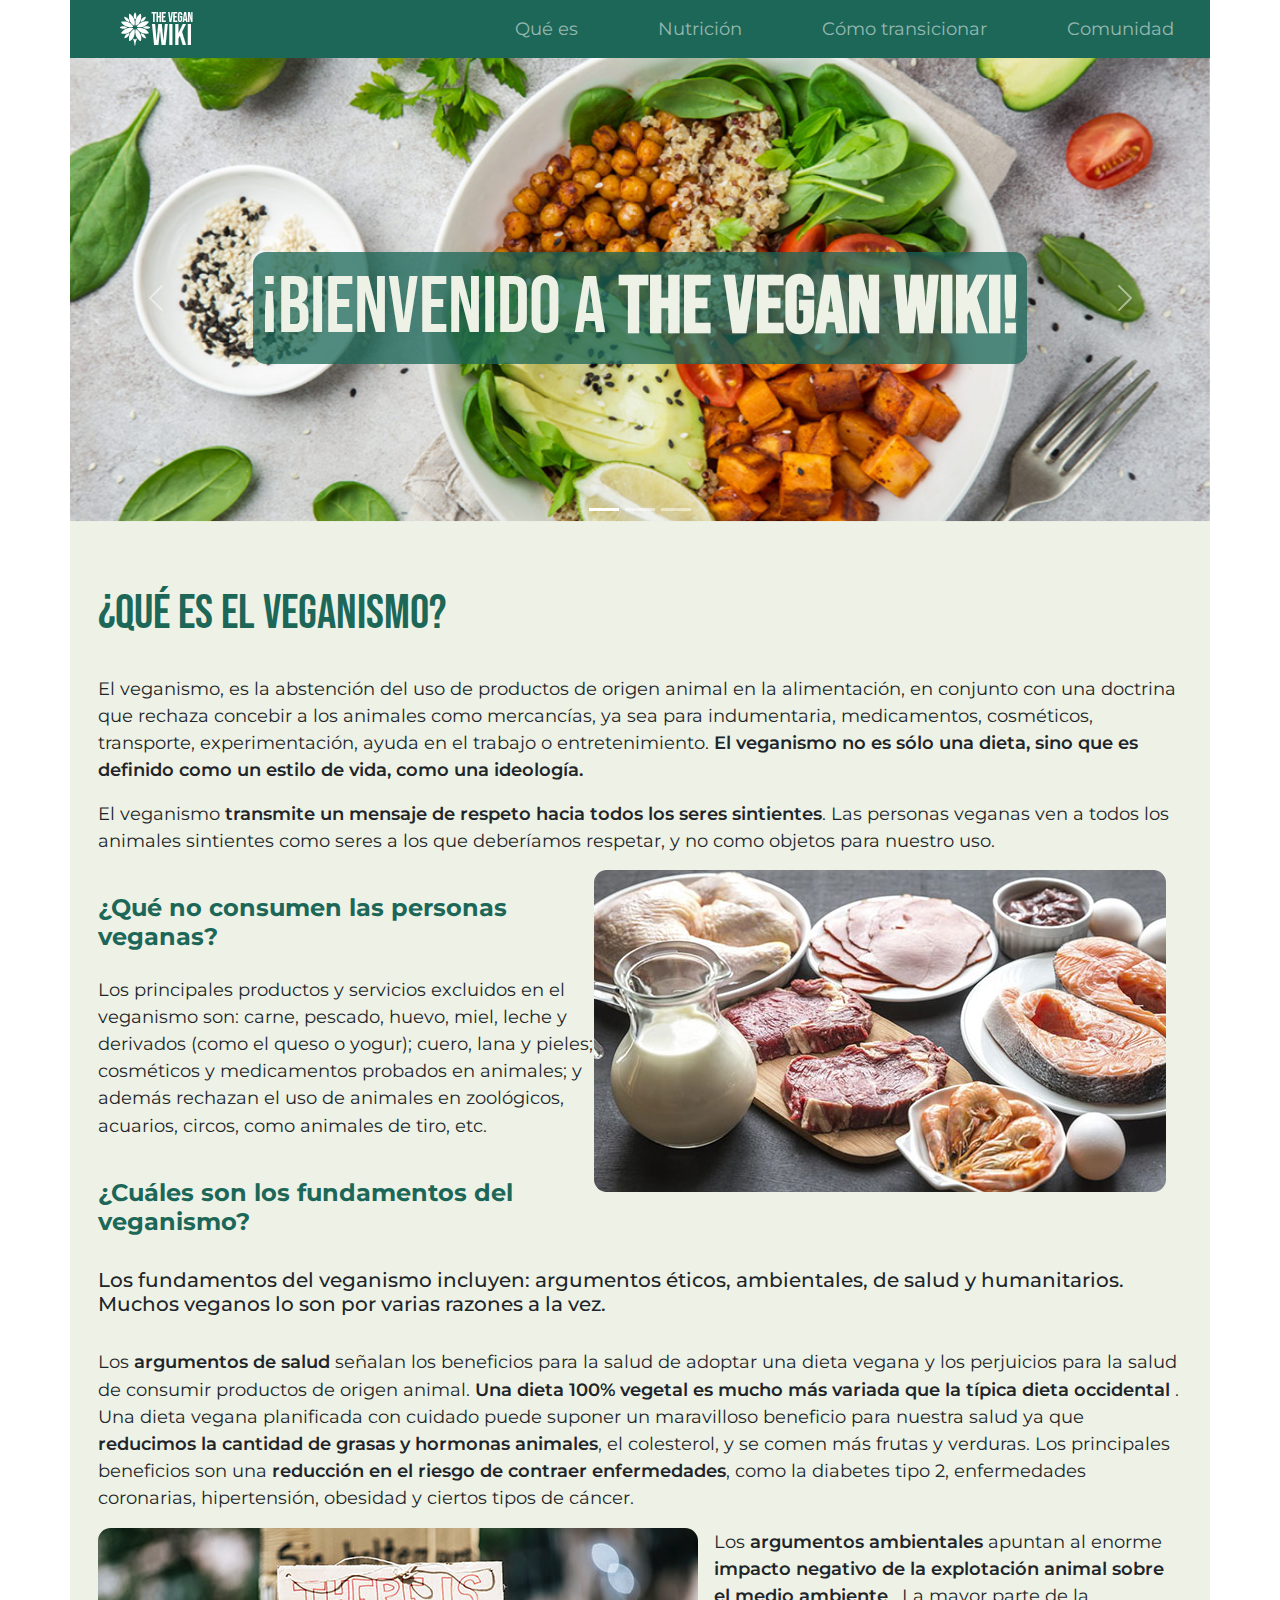
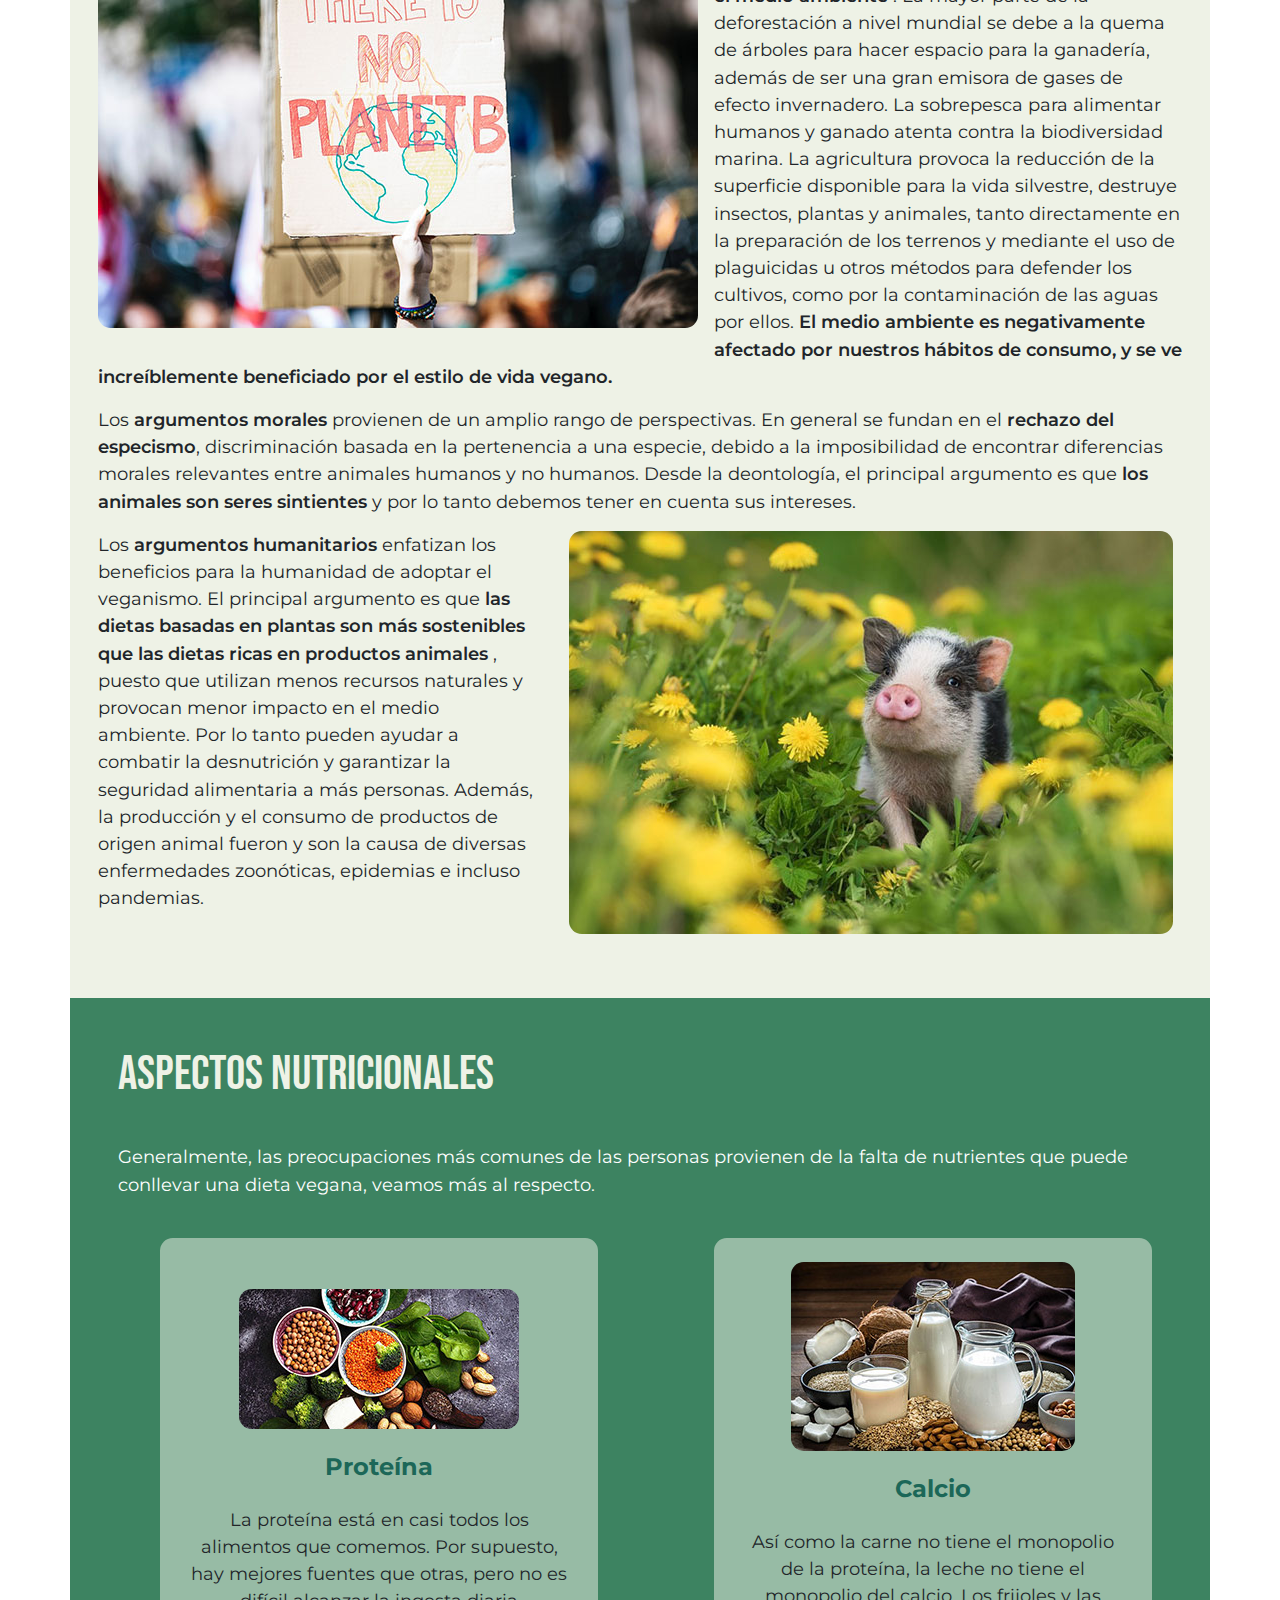
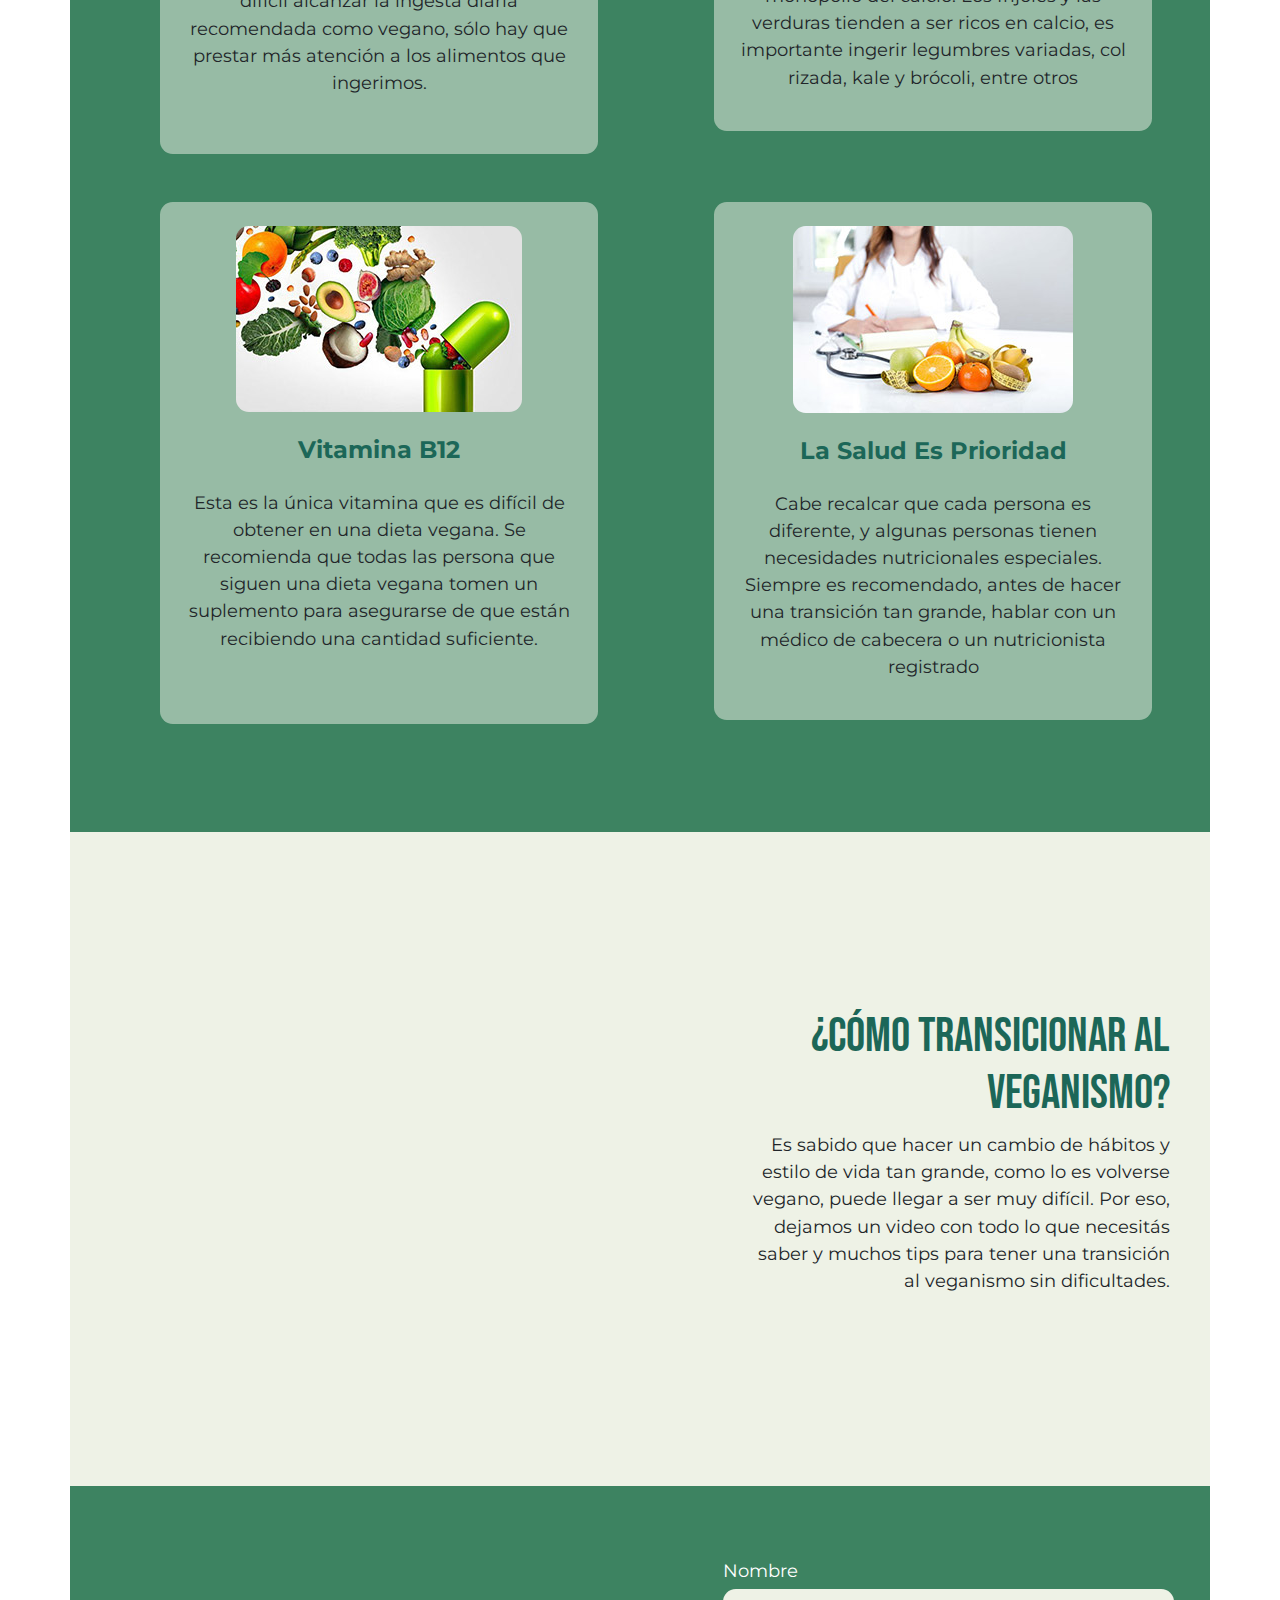
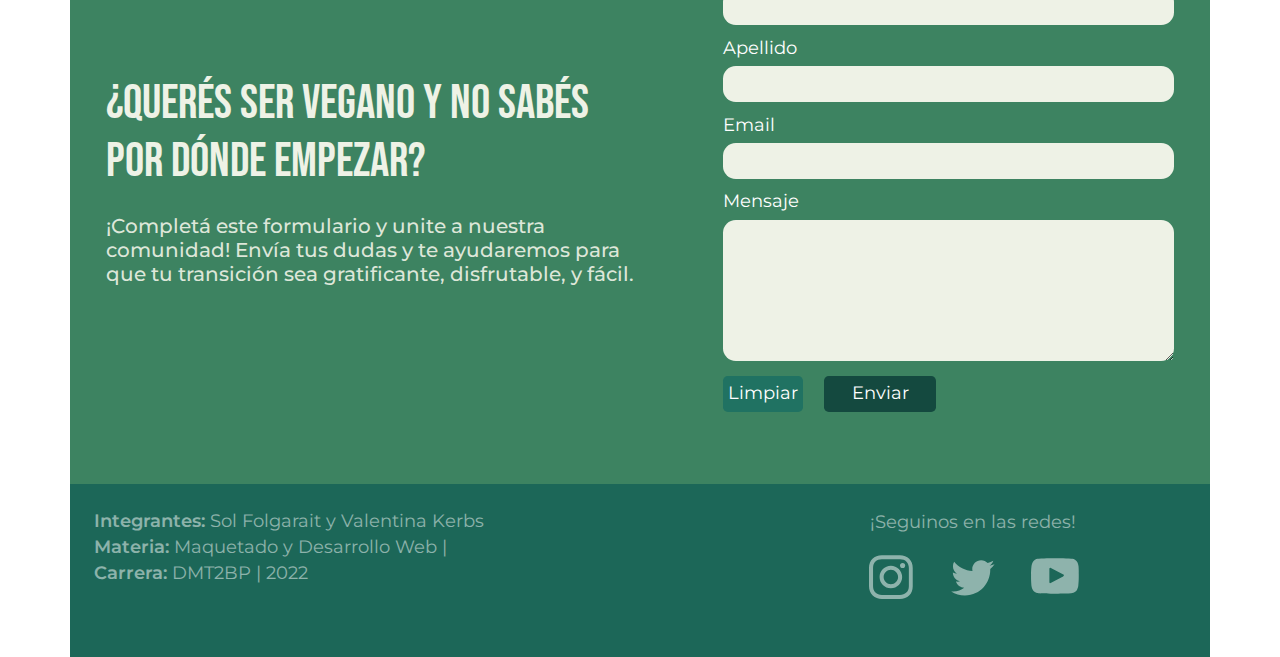
<file: index.html>
<!DOCTYPE html>
<html lang="es">

<head>
    <meta charset="UTF-8">
    <meta name="viewport" content="width=device-width, initial-scale=1.0">
    <title> Sol Folgarait y Valentina Kerbs DMT2BP 2022 </title>
    <link rel="stylesheet" href="css/bootstrap.css">
    <link rel="stylesheet" href="estilos.css">
    <link rel="preconnect" href="https://fonts.googleapis.com">
    <link rel="preconnect" href="https://fonts.gstatic.com" crossorigin>
    <link href="https://fonts.googleapis.com/css2?family=Bebas+Neue&display=swap" rel="stylesheet">
    <link rel="preconnect" href="https://fonts.googleapis.com">
    <link rel="preconnect" href="https://fonts.gstatic.com" crossorigin>
    <link
        href="https://fonts.googleapis.com/css2?family=Bebas+Neue&family=Montserrat:ital,wght@0,100;0,200;0,300;0,400;1,100;1,200;1,300;1,400&display=swap"
        rel="stylesheet">

</head>

<body>

    <header class="container fixed-top">

        <a href="#">
            <h1 id="logo">The Vegan Wiki</h1>
        </a>

        <nav class="row navbar navbar-expand-lg navbar-dark fondo2">
            <div class="container">

                <button class="navbar-toggler" type="button" data-bs-toggle="collapse" data-bs-target="#barra"
                    aria-controls="barra" aria-expanded="false" aria-label="Botón hamburguesa">
                    <span class="navbar-toggler-icon"></span>
                </button>
                <div class="collapse navbar-collapse" id="barra">
                    <ul class="navbar-nav text-center ms-auto">
                        <li class="nav-item">
                            <a class="nav-link" href="#que-es">Qué es</a>
                        </li>
                        <li class="nav-item">
                            <a class="nav-link" href="#nutricion">Nutrición</a>
                        </li>
                        <li class="nav-item">
                            <a class="nav-link" href="#como-transicionar">Cómo transicionar</a>
                        </li>
                        <li class="nav-item">
                            <a class="nav-link" href="#comunidad">Comunidad</a>
                        </li>
                    </ul>
                </div>
            </div>
        </nav>
    </header>

    <section>
        <div class="container p-0" id="banner">
            <div class="d-flex justify-content-center">
                <h2 class="p-2" id="bienvenido"> ¡Bienvenido a <strong>the vegan wiki!</strong></h2>
            </div>
            <div id="galeria" class="carousel slide" data-bs-ride="carousel">
                <div class="carousel-indicators">
                    <button type="button" data-bs-target="#galeria" data-bs-slide-to="0" class="active"
                        aria-current="true" aria-label="Imagen 1"></button>
                    <button type="button" data-bs-target="#galeria" data-bs-slide-to="1" aria-label="Imagen 2"></button>
                    <button type="button" data-bs-target="#galeria" data-bs-slide-to="2" aria-label="Imagen 3"></button>
                </div>

                <div class="carousel-inner">
                    <div class="carousel-item active">
                        <figure>
                            <picture>
                                <source media="(max-width: 574px)" srcset="img/carousel/00_celu.jpg">
                                <source media="(max-width: 991px)" srcset="img/carousel/00_tablet.jpg">
                                <img src="img/carousel/00_pc.jpg" class="d-block w-100 img-fluid"
                                    alt="foto plato de comida">
                            </picture>
                        </figure>
                        <div class="carousel-caption fondo4 d-block d-sm-none py-1 mb-3 lh-1">
                            <h2> ¡Bienvenido a <strong>the vegan wiki!</strong></h2>
                        </div>
                    </div>
                    <div class="carousel-item">
                        <figure>
                            <picture>
                                <source media="(max-width: 574px)" srcset="img/carousel/01_celu.jpg">
                                <source media="(max-width: 991px)" srcset="img/carousel/01_tablet.jpg">
                                <img src="img/carousel/01_pc.jpg" class="d-block w-100 img-fluid"
                                    alt="cartel sé vegano">
                            </picture>
                        </figure>
                        <div class="carousel-caption fondo4 d-block d-sm-none py-1 mb-4 lh-1">
                            <h2>¡Bienvenido a <strong>the vegan
                                    wiki!</strong></h2>
                        </div>
                    </div>
                    <div class="carousel-item">
                        <figure>
                            <picture>
                                <source media="(max-width: 574px)" srcset="img/carousel/02_celu.jpg">
                                <source media="(max-width: 991px)" srcset="img/carousel/02_tablet.jpg">
                                <img src="img/carousel/02_pc.jpg" class="d-block w-100 img-fluid"
                                    alt="foto plato de comida">
                            </picture>
                        </figure>
                        <div class="carousel-caption fondo4 d-block d-sm-none py-1 mb-4 lh-1">
                            <h2>¡Bienvenido a <strong>the vegan
                                    wiki!</strong></h2>
                        </div>
                    </div>
                </div>
                <button class="carousel-control-prev" type="button" data-bs-target="#galeria" data-bs-slide="prev">
                    <span class="carousel-control-prev-icon" aria-hidden="true"></span>
                    <span class="visually-hidden">Anterior</span>
                </button>
                <button class="carousel-control-next" type="button" data-bs-target="#galeria" data-bs-slide="next">
                    <span class="carousel-control-next-icon" aria-hidden="true"></span>
                    <span class="visually-hidden">Siguiente</span>
                </button>
            </div>
        </div>
    </section>


    <main>
        <section class="container fondo1" id="que-es">
            <h2 class="row-12 pt-5 pb-4 px-3">¿Qué es el Veganismo?</h2>
            <article class="row px-3">


                <p class="col-12">El veganismo, es la abstención del uso de productos de origen animal en la
                    alimentación, en conjunto
                    con una doctrina que rechaza concebir a los animales como mercancías, ya sea para indumentaria,
                    medicamentos, cosméticos,
                    transporte, experimentación, ayuda en el trabajo o entretenimiento. <span> El veganismo no
                        es sólo una dieta, sino que es definido como un estilo de vida,​ como una ideología. </span>
                </p>
                <p class="col-12">
                    El veganismo <span>transmite un mensaje de respeto hacia todos los seres sintientes</span>. Las
                    personas veganas ven a todos los animales
                    sintientes como seres a los que deberíamos respetar, y no como objetos para nuestro uso.
                </p>

                <div class="col-12">



                    <figure class="float-lg-end me-lg-3 py-3 py-lg-0 d-flex justify-content-center">
                        <picture>
                            <source media="(max-width: 574px)" srcset="img/main/02_celu.jpg">
                            <source media="(max-width: 991px)" srcset="img/main/02_tablet.jpg">
                            <img src="img/main/02_pc.jpg" alt="carne" class="img-fluid">
                        </picture>
                    </figure>
                    <h3 class="fw-bolder">¿Qué no consumen las personas veganas?</h3>

                    <p> Los principales productos y servicios excluidos en el veganismo son: carne, pescado, huevo,
                        miel,
                        leche y derivados (como el queso o yogur); cuero, lana y pieles; cosméticos y medicamentos
                        probados
                        en animales; y además rechazan el uso de animales en zoológicos, acuarios, circos, como animales
                        de tiro, etc. </p>
                    <h3 class=" fw-bolder">¿Cuáles son los fundamentos del veganismo?</h3>

                    <p class=" h5 pt-2 pb-4">Los fundamentos del veganismo incluyen: argumentos éticos, ambientales, de
                        salud y humanitarios.
                        Muchos veganos lo son por varias razones a la vez.
                    </p>
                </div>





                <p class="col-12">Los <span>argumentos de salud</span> señalan los beneficios para la salud de adoptar
                    una dieta vegana y los perjuicios para la salud de consumir productos de origen animal. <span>
                        Una dieta 100% vegetal es mucho más variada que la típica dieta occidental </span>.
                    Una dieta vegana planificada con cuidado puede suponer un maravilloso beneficio para nuestra salud
                    ya que
                    <span>reducimos la cantidad de grasas y hormonas animales</span>, el colesterol, y se comen más
                    frutas y verduras. Los
                    principales beneficios son una <span>reducción en el riesgo de contraer enfermedades</span>, como la
                    diabetes
                    tipo 2, enfermedades coronarias, hipertensión, obesidad y ciertos tipos de cáncer.
                </p>

                <div class="col-12">
                    <figure class="float-lg-start me-lg-3 d-flex justify-content-center">
                        <picture>
                            <source media="(max-width: 575px)" srcset="img/main/06_celu.jpg">
                            <source media="(max-width: 991px)" srcset="img/main/06_tablet.jpg">
                            <img src="img/main/06_pc.jpg" alt="cartel" class="img-fluid">
                        </picture>
                    </figure>
                    <p>Los <span>argumentos ambientales</span> apuntan al enorme <span> impacto negativo de la
                            explotación animal sobre el medio ambiente </span>. La mayor parte de la
                        deforestación a nivel mundial se debe a la quema de árboles para hacer espacio para la
                        ganadería, además de
                        ser una gran emisora de gases de efecto invernadero. La sobrepesca para alimentar humanos y
                        ganado atenta contra la biodiversidad
                        marina. La agricultura provoca la reducción de la superficie disponible para
                        la vida silvestre, destruye insectos, plantas y animales, tanto directamente en la
                        preparación de los terrenos y mediante el uso de plaguicidas u otros
                        métodos para defender los cultivos, como por la contaminación de
                        las aguas por ellos. <span> El medio ambiente es negativamente afectado por nuestros hábitos de
                            consumo,
                            y se ve increíblemente beneficiado por el estilo de vida vegano.</span>
                    </p>
                    <p>
                        Los <span>argumentos morales</span> provienen de un amplio
                        rango de perspectivas. En general se fundan en el <span>rechazo del especismo</span>,
                        discriminación basada en la
                        pertenencia a una especie, debido a la imposibilidad de encontrar diferencias morales relevantes
                        entre animales
                        humanos y no humanos. Desde la deontología, el principal argumento es que <span> los animales
                            son seres
                            sintientes </span> y por lo tanto debemos tener en cuenta sus intereses.
                    </p>
                </div>


                <p class="col-12 col-lg">Los <span>argumentos humanitarios</span> enfatizan los beneficios para la
                    humanidad de adoptar el
                    veganismo. El principal argumento es que <span> las dietas basadas en plantas son más sostenibles
                        que las dietas ricas en productos animales </span>, puesto que utilizan menos recursos naturales
                    y
                    provocan menor impacto en el medio ambiente. Por lo tanto pueden ayudar a combatir
                    la desnutrición y garantizar la seguridad alimentaria a más personas. Además, la producción y el
                    consumo de productos de origen animal fueron y son la causa de diversas
                    enfermedades zoonóticas, epidemias e incluso pandemias.
                </p>

                <figure class="col-12 col-lg-7 pt-3 pt-lg-0 pb-5 d-flex justify-content-center">
                    <picture>
                        <source media="(max-width: 575px)" srcset="img/main/03_celu.jpg">
                        <source media="(max-width: 991px)" srcset="img/main/03_tablet.jpg">
                        <img src="img/main/03_pc.jpg" alt="cerdito" class="img-fluid">
                    </picture>
                </figure>

            </article>
        </section>
    </main>



    <!-- NUTRICION -->


    <section class="container fondo3" id="nutricion">
        <div class="row">
            <h2 class="col-12 pt-5 pb-4 px-5">Aspectos Nutricionales</h2>
            <p class="col-12 pt-2 pb-4 px-5 text-white">Generalmente, las preocupaciones más comunes de las personas
                provienen de la falta de nutrientes que
                puede conllevar una dieta vegana, veamos más al respecto. </p>
            <div class="col-12 justify-content-around">
                <ul class="row justify-content-around">
                    <li class="col-10 col-lg-5 d-flex">
                        <figure id="proteina" class="flex-grow-1">
                            <picture class="d-flex justify-content-center">
                                <source media="(max-width: 575px)" srcset="img/nutricion/1_pastilla_celu.jpg">
                                <source media="(max-width: 991px)" srcset="img/nutricion/1_pastilla_tablet.jpg">
                                <img src="img/nutricion/1_pastilla_pc.jpg" alt="fuentes de proteina vegetal"
                                    class="img-fluid mt-xl-4">
                            </picture>

                            <figcaption class="d-flex flex-column flex-wrap align-items-center">
                                <h3 class="fw-bold">Proteína</h3>
                                <p class="text-center">La proteína está en casi todos los alimentos que comemos. Por
                                    supuesto, hay mejores
                                    fuentes que otras, pero no es difícil alcanzar la ingesta diaria recomendada como
                                    vegano, sólo hay que prestar más atención a los alimentos que ingerimos.</p>
                            </figcaption>
                        </figure>
                    </li>
                    <li class="col-10 col-lg-5">
                        <figure>
                            <picture class="d-flex justify-content-center">
                                <source media="(max-width: 575px)" srcset="img/nutricion/2_pastilla_celu.jpg">
                                <source media="(max-width: 991px)" srcset="img/nutricion/2_pastilla_tablet.jpg">
                                <img src="img/nutricion/2_pastilla_pc.jpg" alt="leches vegetales" class="img-fluid">
                            </picture>

                            <figcaption class="d-flex flex-column flex-wrap align-items-center">
                                <h3 class="fw-bold">Calcio</h3>
                                <p class="text-center"> Así como la carne no tiene el monopolio de la proteína, la leche
                                    no tiene el
                                    monopolio
                                    del calcio. Los frijoles y las verduras tienden a ser ricos en calcio, es importante
                                    ingerir legumbres variadas, col rizada, kale y brócoli, entre otros</p>
                            </figcaption>
                        </figure>
                    </li>
                    <li class="col-10 col-lg-5">
                        <figure>
                            <picture class="d-flex justify-content-center">
                                <source media="(max-width: 575px)" srcset="img/nutricion/3_pastilla_celu.jpg">
                                <source media="(max-width: 991px)" srcset="img/nutricion/3_pastilla_tablet.jpg">
                                <img src="img/nutricion/3_pastilla_pc.jpg" alt="vitamina B12" class="img-fluid">
                            </picture>

                            <figcaption class="d-flex flex-column flex-wrap align-items-center">
                                <h3 class="fw-bold">Vitamina B12</h3>
                                <p class="text-center mb-xl-5 mb-lg-5 mb-xxl-3"> Esta es la única vitamina que es
                                    difícil de obtener en una dieta vegana. Se
                                    recomienda
                                    que todas las persona que siguen una dieta vegana tomen un suplemento para
                                    asegurarse
                                    de que están recibiendo una cantidad suficiente.</p>
                            </figcaption>
                        </figure>
                    </li>
                    <li class="col-10 col-lg-5 pb-5">
                        <figure>
                            <picture class="d-flex justify-content-center">
                                <source media="(max-width: 575px)" srcset="img/nutricion/4_pastilla_celu.jpg">
                                <source media="(max-width: 991px)" srcset="img/nutricion/4_pastilla_tablet.jpg">
                                <img src="img/nutricion/4_pastilla_pc.jpg" alt="consulta con nutricionista"
                                    class="img-fluid">
                            </picture>

                            <figcaption class="d-flex flex-column flex-wrap align-items-center">
                                <h3 class="fw-bold">La Salud Es Prioridad</h3>
                                <p class="text-center"> Cabe recalcar que cada persona es diferente, y algunas personas
                                    tienen necesidades
                                    nutricionales
                                    especiales. Siempre es recomendado, antes de hacer una transición tan grande,
                                    hablar con un médico de cabecera o un nutricionista registrado</p>
                            </figcaption>
                        </figure>
                    </li>
                </ul>
            </div>
        </div>

    </section>

    <!-- VIDEO -->

    <section class="container fondo1 py-5" id="como-transicionar">
        <div class="row justify-content-center py-5 px-3">

            <div class="col-12 col-md-10 col-lg-7 py-5 d-flex">
                <figure class="ratio ratio-16x9">
                    <iframe src="https://www.youtube.com/embed/juNn2cQo7lg" title="YouTube video player" allow="accelerometer; autoplay; clipboard-write;
                        encrypted-media; gyroscope; picture-in-picture" allowfullscreen></iframe>
                </figure>
            </div>

            <div class="col-12 col-lg-5 py-5 pe-lg-4 d-flex flex-column justify-content-center">
                <h2 id="video-titulo" class="text-cemter text-lg-end">¿Cómo Transicionar al Veganismo?</h2>
                <div>
                    <p class="text-center text-lg-end"> Es sabido que hacer un cambio de hábitos y estilo de vida tan
                        grande, como lo es volverse
                        vegano,
                        puede llegar a ser muy difícil. Por eso, dejamos un video con todo lo que necesitás saber y
                        muchos
                        tips
                        para
                        tener una transición al veganismo sin dificultades.
                    </p>
                </div>
            </div>

        </div>
    </section>

    <!-- VIDEO -->

    <!-- FORMULARIO -->

    <aside class="container fondo3 py-5" id="comunidad">
        <div class="row justify-content-around py-4">

            <div class="col-12 col-lg-6 text-white d-flex flex-column justify-content-center">
                <h2 class="text-center text-xl-start"> ¿Querés ser Vegano y no sabés por dónde empezar?</h2>
                <p id="subtitulo" class="h5 pt-3 text-center text-xl-start">¡Completá este formulario y unite a nuestra
                    comunidad! Envía tus dudas
                    y te ayudaremos
                    para que tu transición sea gratificante, disfrutable, y fácil.</p>
            </div>

            <div class="col-12 col-lg-5 text-white">
                <form action="recursos/envia_formulario.php" method="post" enctype="application/x-www-form-urlencoded">

                    <div>
                        <label>Nombre</label>
                        <input type="text" name="nombre">
                    </div>
                    <div>
                        <label>Apellido</label>
                        <input type="text" name="apellido">
                    </div>
                    <div>
                        <label>Email</label>
                        <input type="email" name="email">
                    </div>
                    <div>
                        <label>Mensaje</label>
                        <textarea name="mensaje" cols="30" rows="5" maxlength="12"></textarea>
                    </div>

                    <div>
                        <input type="reset" value="Limpiar">
                        <input type="submit" value="Enviar">
                    </div>
                </form>

            </div>
        </div>
    </aside>

    <!-- FORMULARIO -->



    <!-- FOOTER -->

    <footer class="container fondo2 py-4">

        <div class="row">
            <ul class="col-md-7 text-center text-md-start text-white-50 d-flex flex-column ps-4">
                <li><span>Integrantes:</span> Sol Folgarait y Valentina Kerbs</li>
                <li><span>Materia:</span> Maquetado y Desarrollo Web |</li>
                <li><span>Carrera:</span> DMT2BP | 2022 </li>
            </ul>

            <div class="col-md-5 redes text-white-50 d-flex flex-column align-items-center">
                <p>¡Seguinos en las redes!</p>
                <ul class="d-flex px-2" id="redes">
                    <li class="px-3"><a href="https://instagram.com/" target="new" title="Instagram">
                            <figure>
                                <picture>
                                    <source media="(max-width: 575px)" srcset="img/ig.svg" width="30" height="30">
                                    <source media="(max-width: 991px)" srcset="img/ig.svg" width="35" height="35">
                                    <img src="img/ig.svg" alt="instagram" width="50" height="50">
                                </picture>
                            </figure>
                        </a></li>

                    <li class="px-3"><a href="https://twitter.com/?lang=es" target="new" title="Twitter">
                            <figure>
                                <picture>
                                    <source media="(max-width: 575px)" srcset="img/twitter.svg" width="30" height="30">
                                    <source media="(max-width: 991px)" srcset="img/twitter.svg" width="35" height="35">
                                    <img src="img/twitter.svg" alt="twitter" width="50" height="50">
                                </picture>
                            </figure>
                        </a></li>

                    <li class="px-3"><a href="https://www.youtube.com/" target="new" title="Youtube">
                            <figure>
                                <picture>
                                    <source media="(max-width: 575px)" srcset="img/youtube.svg" width="30" height="30">
                                    <source media="(max-width: 991px)" srcset="img/youtube.svg" width="35" height="35">
                                    <img src="img/youtube.svg" alt="youtube" width="50" height="50">
                                </picture>
                            </figure>
                        </a></li>
                </ul>
            </div>
        </div>

    </footer>

    <script src="js/bootstrap.bundle.min.js"></script>
</body>

</html>
</file>
<file: estilos.css>
html {
    scroll-behavior: smooth;
    scroll-padding: 70px;
    transition: .5s;
}

body {
    font-family: 'Montserrat', sans-serif;
    font-size: 1.1rem;
}

body img:not(.d-block) {
    border-radius: 0.8rem;
}

h2 {
    font-family: 'Bebas Neue', cursive;
    font-size: 2rem;
}

p {
    font-size: 1rem;
    line-height: 1.7rem;
}

header {
    position: relative;
}

#logo {
    width: 73px;
    height: 45px;
    background-size: contain;
    background: url("img/logo.png") no-repeat center center;
    font-size: 0;
    position: absolute;
    top: 8px;
    left: 50px;
    z-index: 1;
    margin: 0;
}


.navbar-toggler {
    border: 0px;
}


#banner {
    background-color: #EEF2E6;
    margin-top: 54px;
}


#bienvenido {
    z-index: 2;
    position: absolute;
    background-color: #1c6758c2;
    border-radius: 0.8rem;
}


.carousel-inner figcaption {

    background-color: #1c6758c2;
    border-radius: 0.8rem;
    font-family: 'Bebas Neue', cursive;
    font-size: 2rem;
}

h3 {
    padding-top: 1.5rem;
    padding-bottom: 1rem;
    font-size: 1.5rem;
}

span {
    font-weight: 600;
}

#que-es h2,
h3,
#video-titulo {
    color: #1C6758;
}

h2:not(#que-es h2, h3, #video-titulo) {
    color: #EEF2E6;
}

.fondo1 {
    background-color: #EEF2E6;
}

.fondo2 {
    background-color: #1C6758;
}

.fondo3 {
    background-color: #3D8361;
}

.fondo4 {
    background-color: #1c6758c2;
    border-radius: 0.8rem;
}

section div ul li>figure {

    background-color: #eef2e683;
    padding: 1.5rem;
    border-radius: 0.8rem;
    margin-bottom: 3rem;
}



@media screen and (min-width:991px) {
    section div ul li>figure:hover {
        background-color: #eef2e6d7;
        color: #1C6758;
        font-weight: 500;
    }

    #bienvenido {
        top: 30%;
        font-size: 4rem;
    }

    .navbar-expand-lg .navbar-nav .nav-link {
        padding-right: 1.5rem;
        padding-left: 3.5rem;
    }

    #banner {
        margin-top: 58px;
    }

    p {
        font-size: 1.1rem;

    }

}

@media screen and (min-width:992px) and (max-width:1399px) {
    #bienvenido {
        top: 28%;
        font-size: 5rem;
    }

}

@media screen and (min-width:1400px) {
    #bienvenido {
        top: 30%;
        font-size: 6rem;
    }
}

@media screen and (min-width:768px) and (max-width:991px) {
    #bienvenido {
        top: 20%;
    }


}

@media screen and (min-width:768px) {

    h2 {
        font-size: 3rem;
    }

}

@media screen and (min-width:576px) and (max-width:767px) {
    #bienvenido {
        top: 16%;
        font-size: 2.5rem;
    }

    h2 {
        font-size: 2.5rem;
    }

}

@media screen and (max-width:575px) {
    #bienvenido {
        display: none;
    }
}

@media screen and (max-width:991px) {

    #logo {
        left: calc(50% - 40px);
    }

    .nav-link {
        padding: 1.5rem 1.5rem;
    }

}


#subtitulo {
    color: #eef2e6ea;
}


#proteina {
    padding-top: 1.7rem;
    padding-bottom: 2.6rem;
}

#redes {
    opacity: 50%;
}


form>div {
    display: flex;
    flex-direction: column;
    row-gap: 0.3rem;
    margin: 0.6rem 0;
}

form>div:first-child {
    margin-top: 0;
}

form>div:last-child {
    margin-top: 0.9rem;
    margin-bottom: 0;
    flex-direction: row;
    column-gap: 0.3rem;
}

input,
textarea {
    padding: 0.3rem;
    background-color: #EEF2E6;
    border: none;
    border-radius: 0.8rem;
}

input[type="submit"] {
    width: 7rem;
    background: #14493f;
    color: white;
    border: 0px;
    border-radius: 0.3rem;
    padding: 0.3rem;
    margin-left: 1rem;
}

input[type="reset"] {
    width: 5rem;
    background: #207262;
    border: 0px;
    color: white;
    border: 0px;
    padding: 0.3rem;
    border-radius: 0.3rem;
}

li {
    list-style: none;
}

.carousel-indicators {
    padding-bottom: 1rem;
    margin: 0
}
</file>
